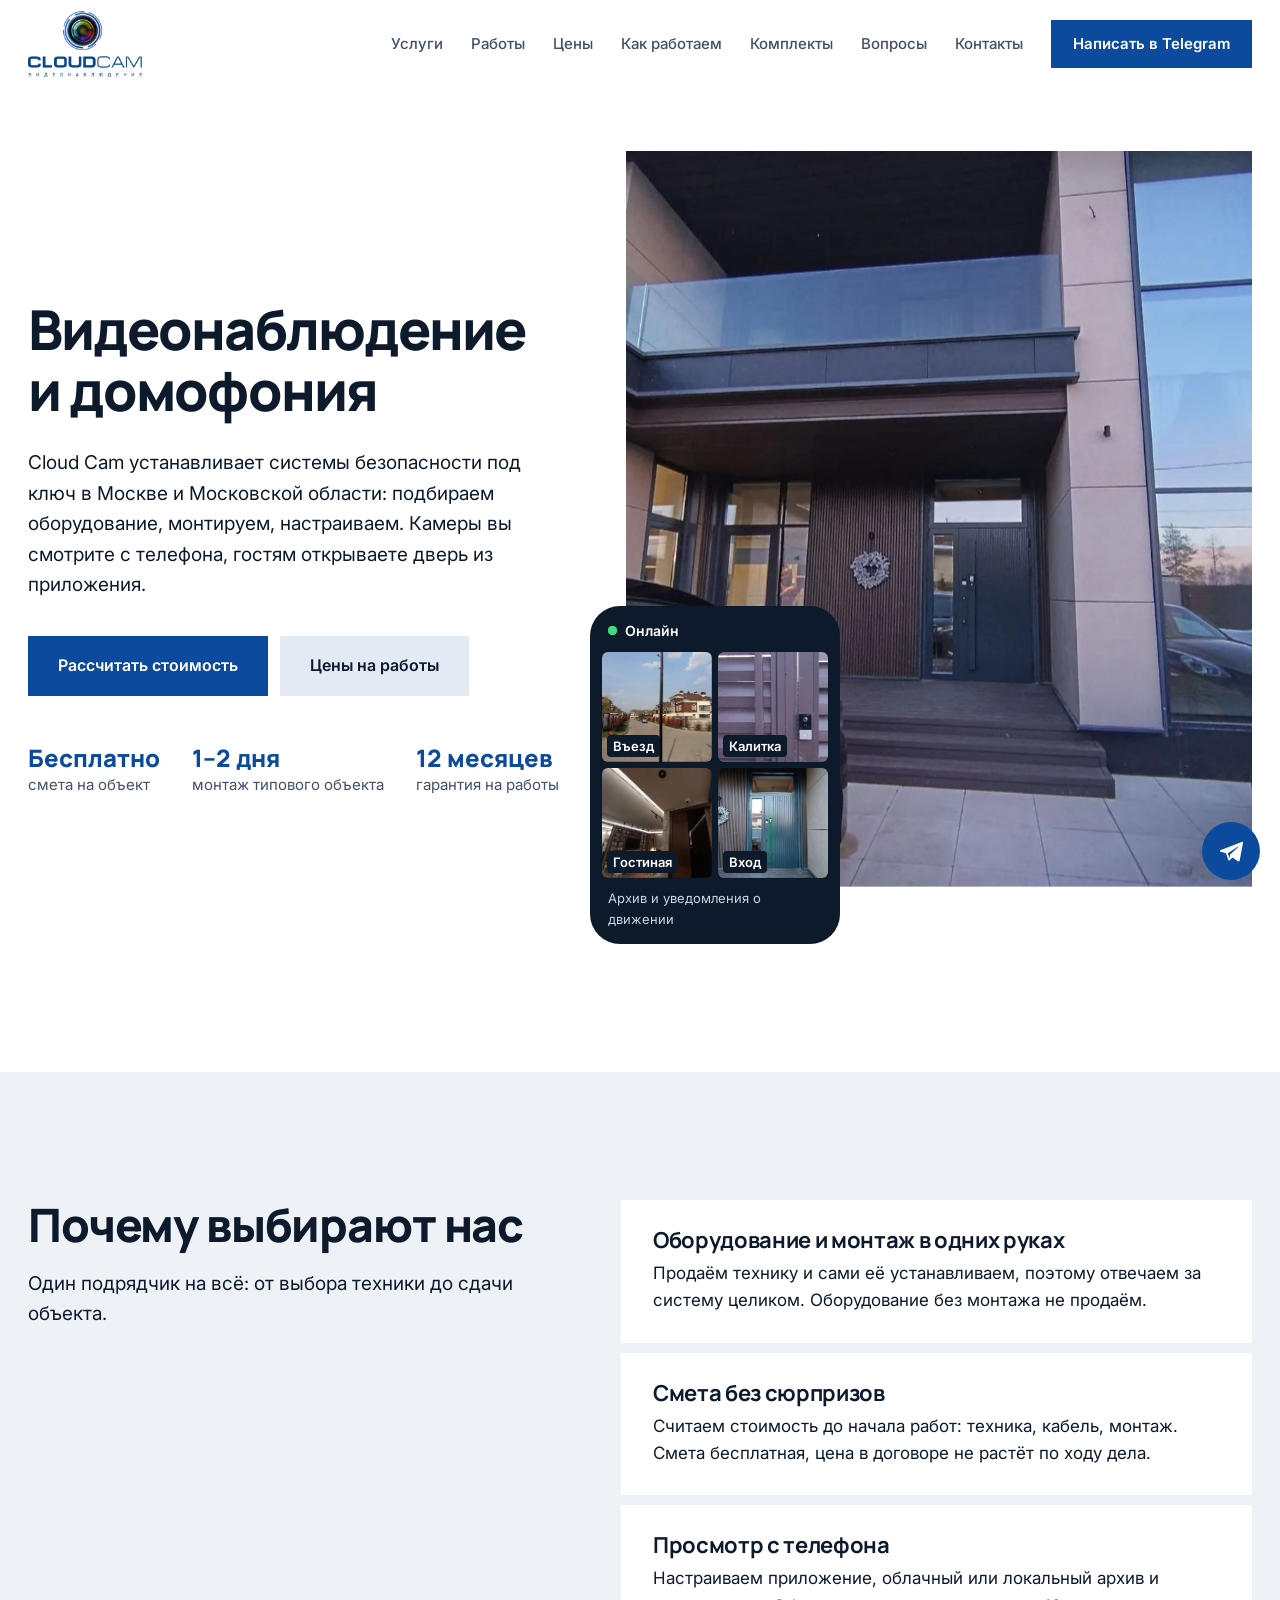
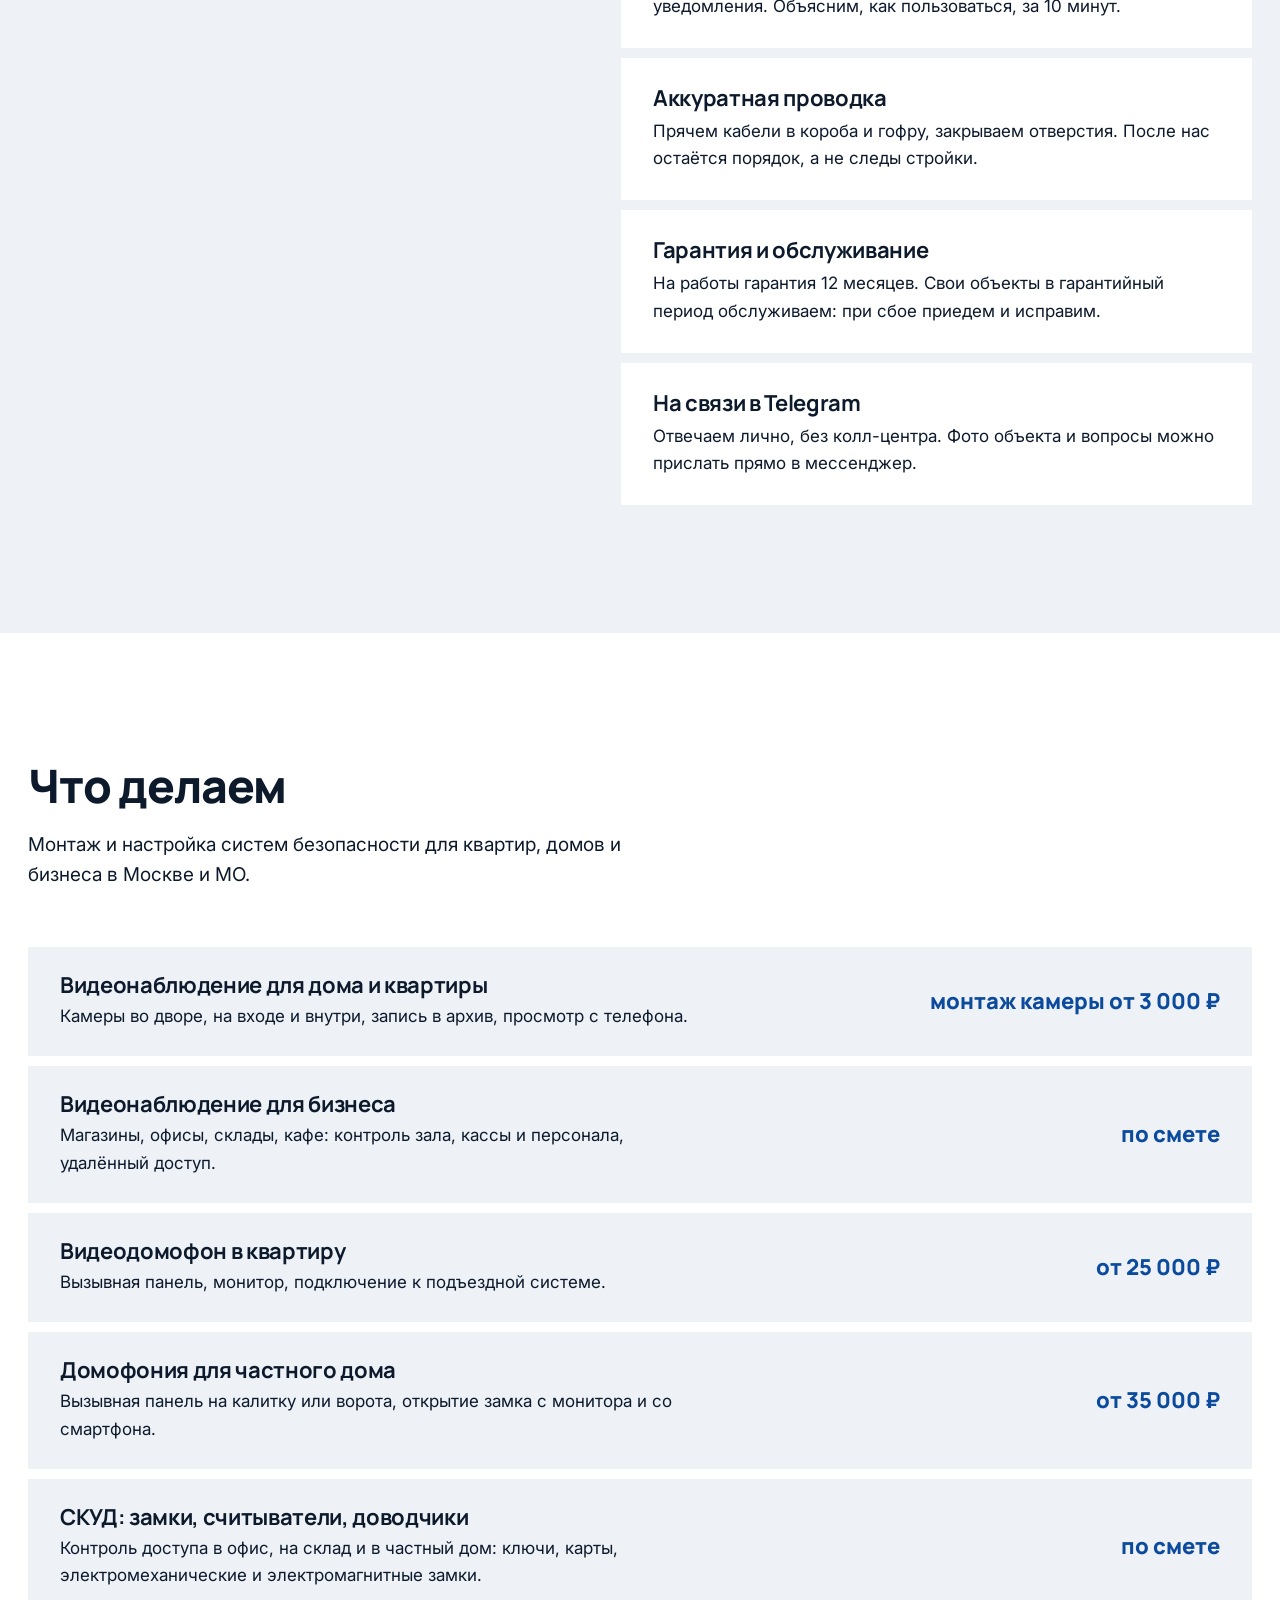
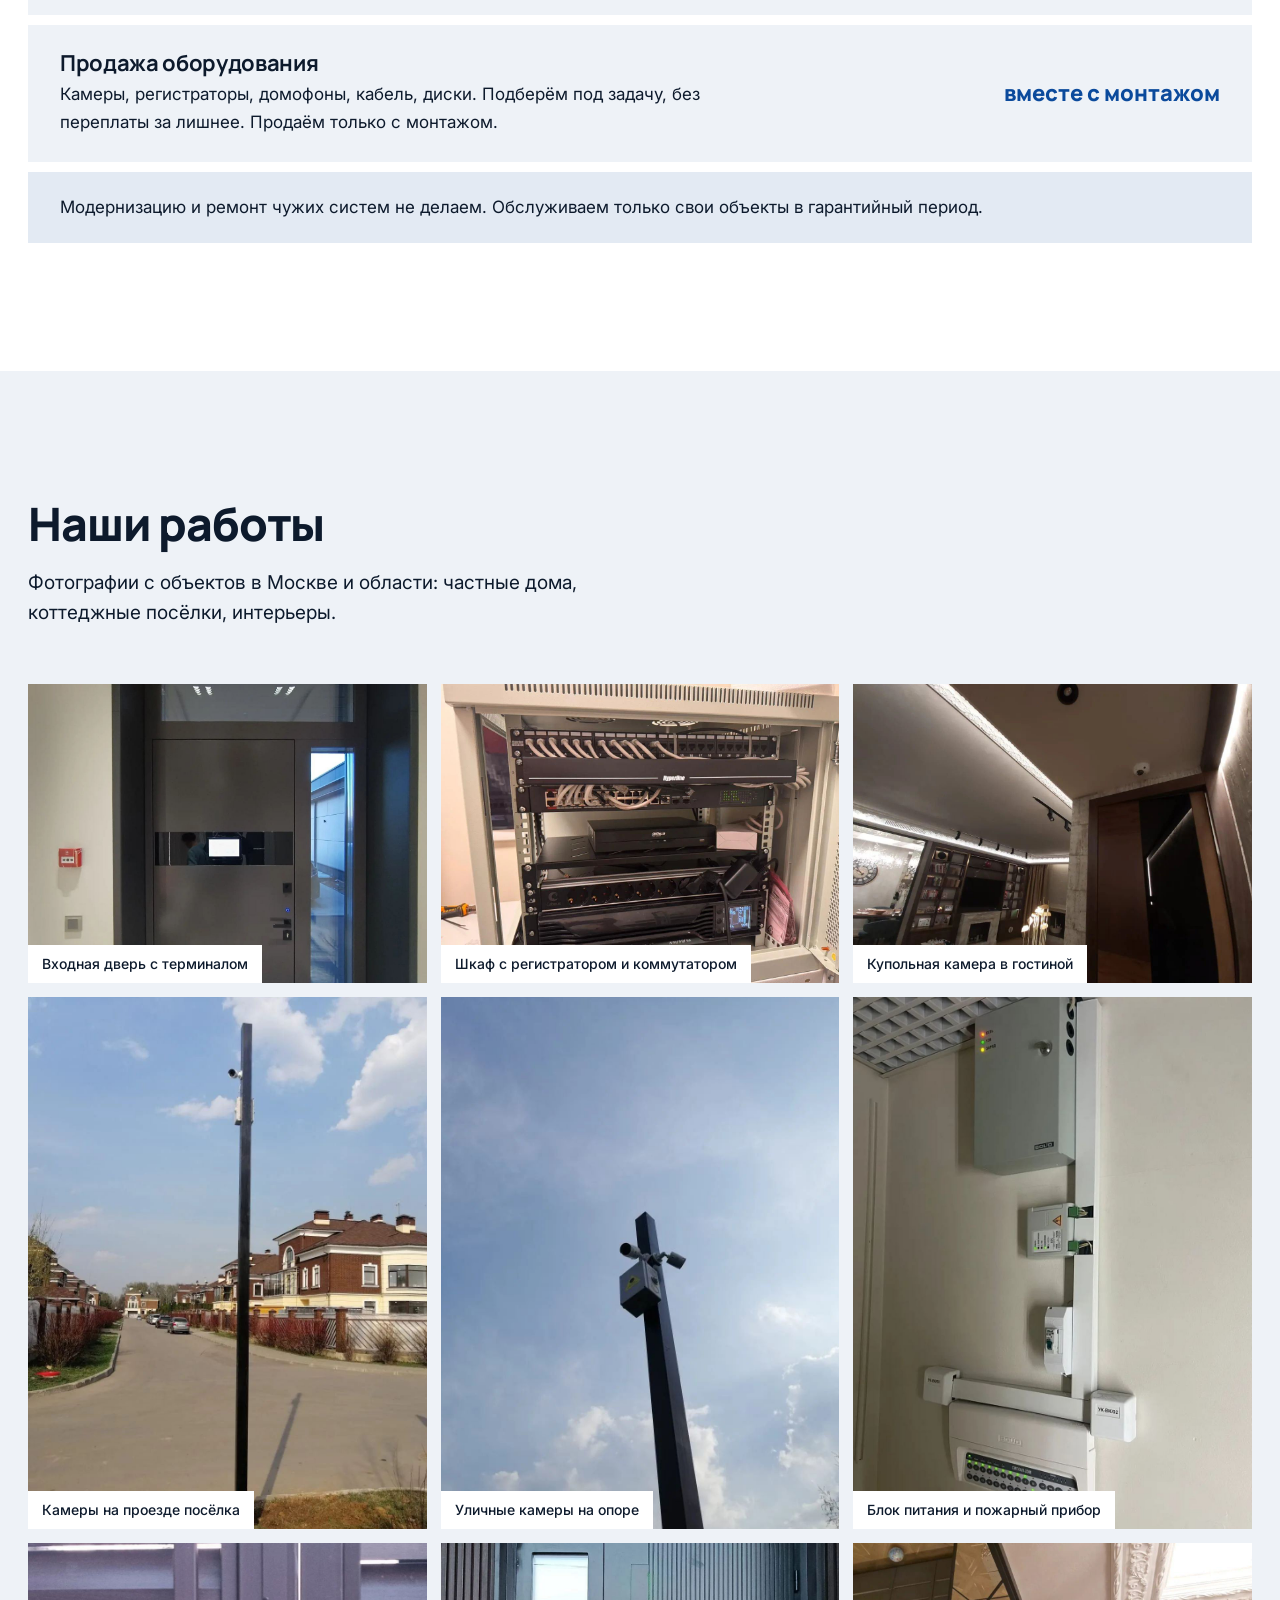
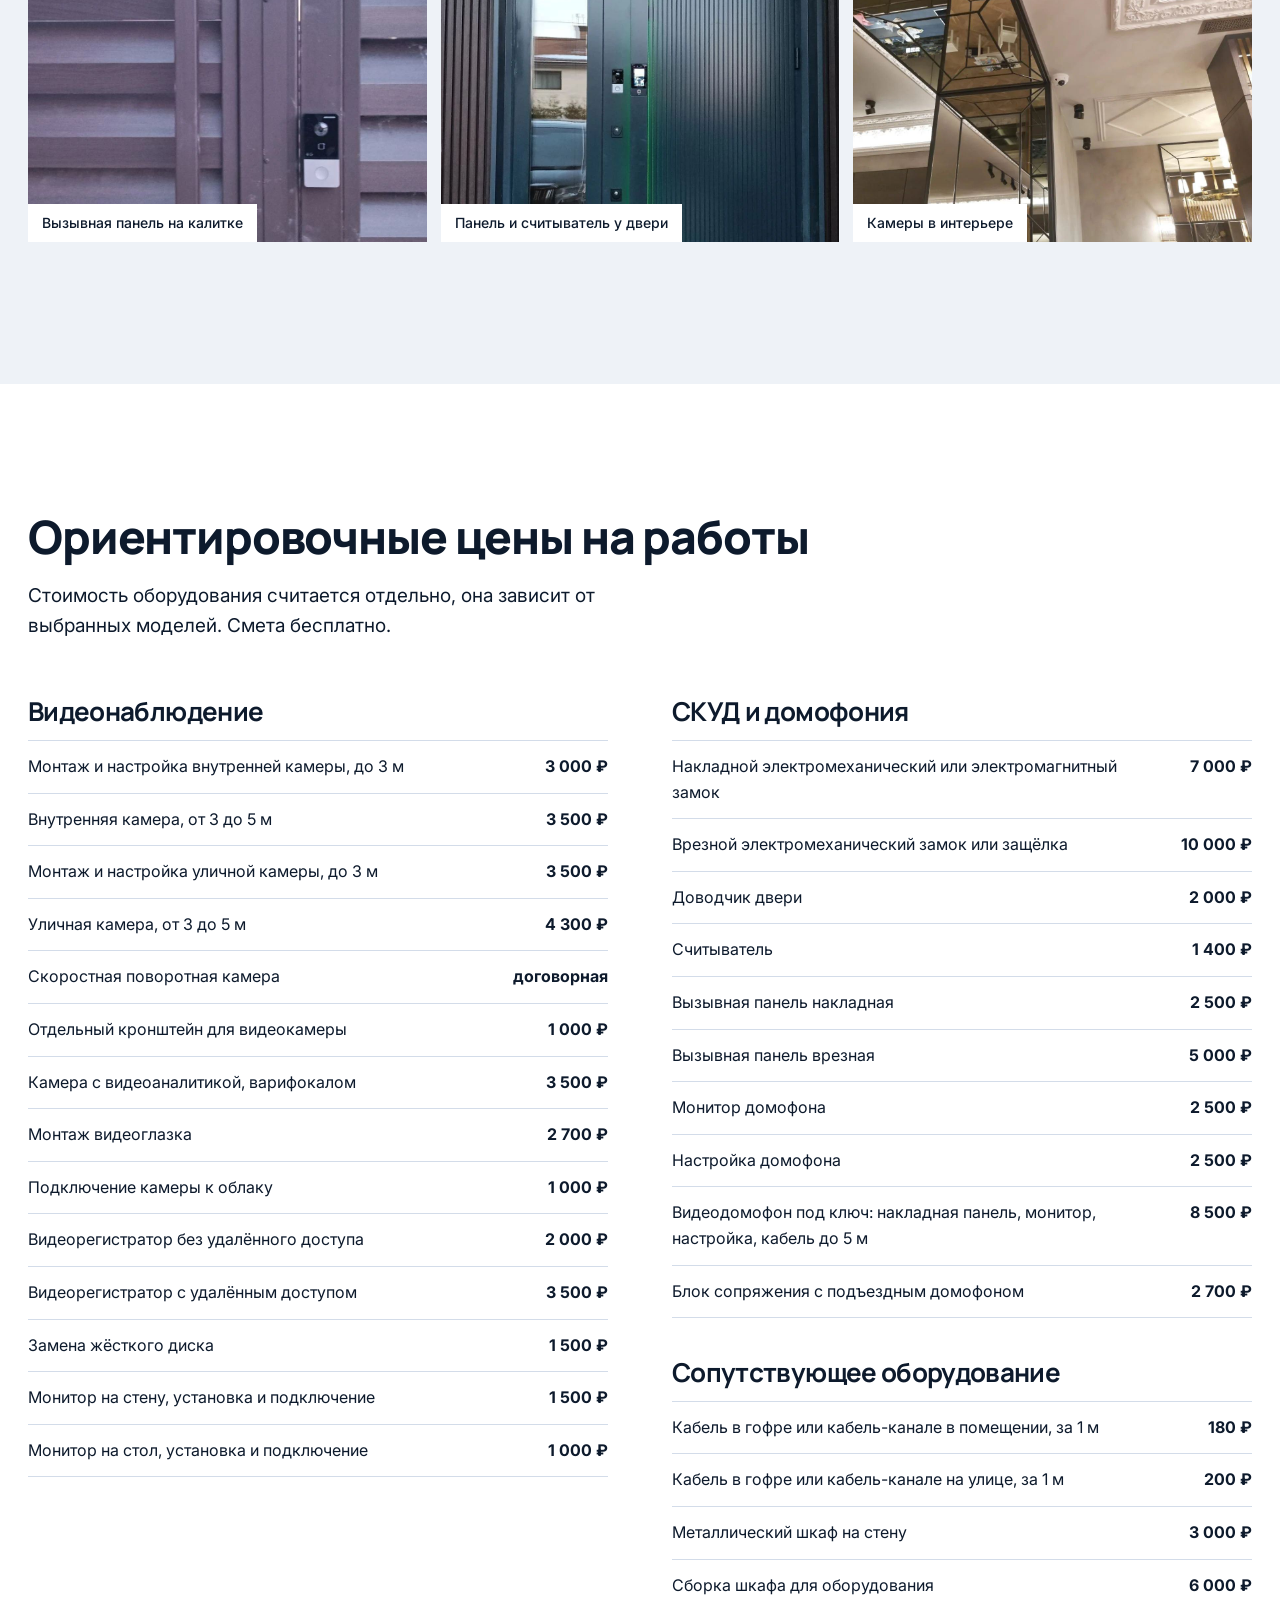
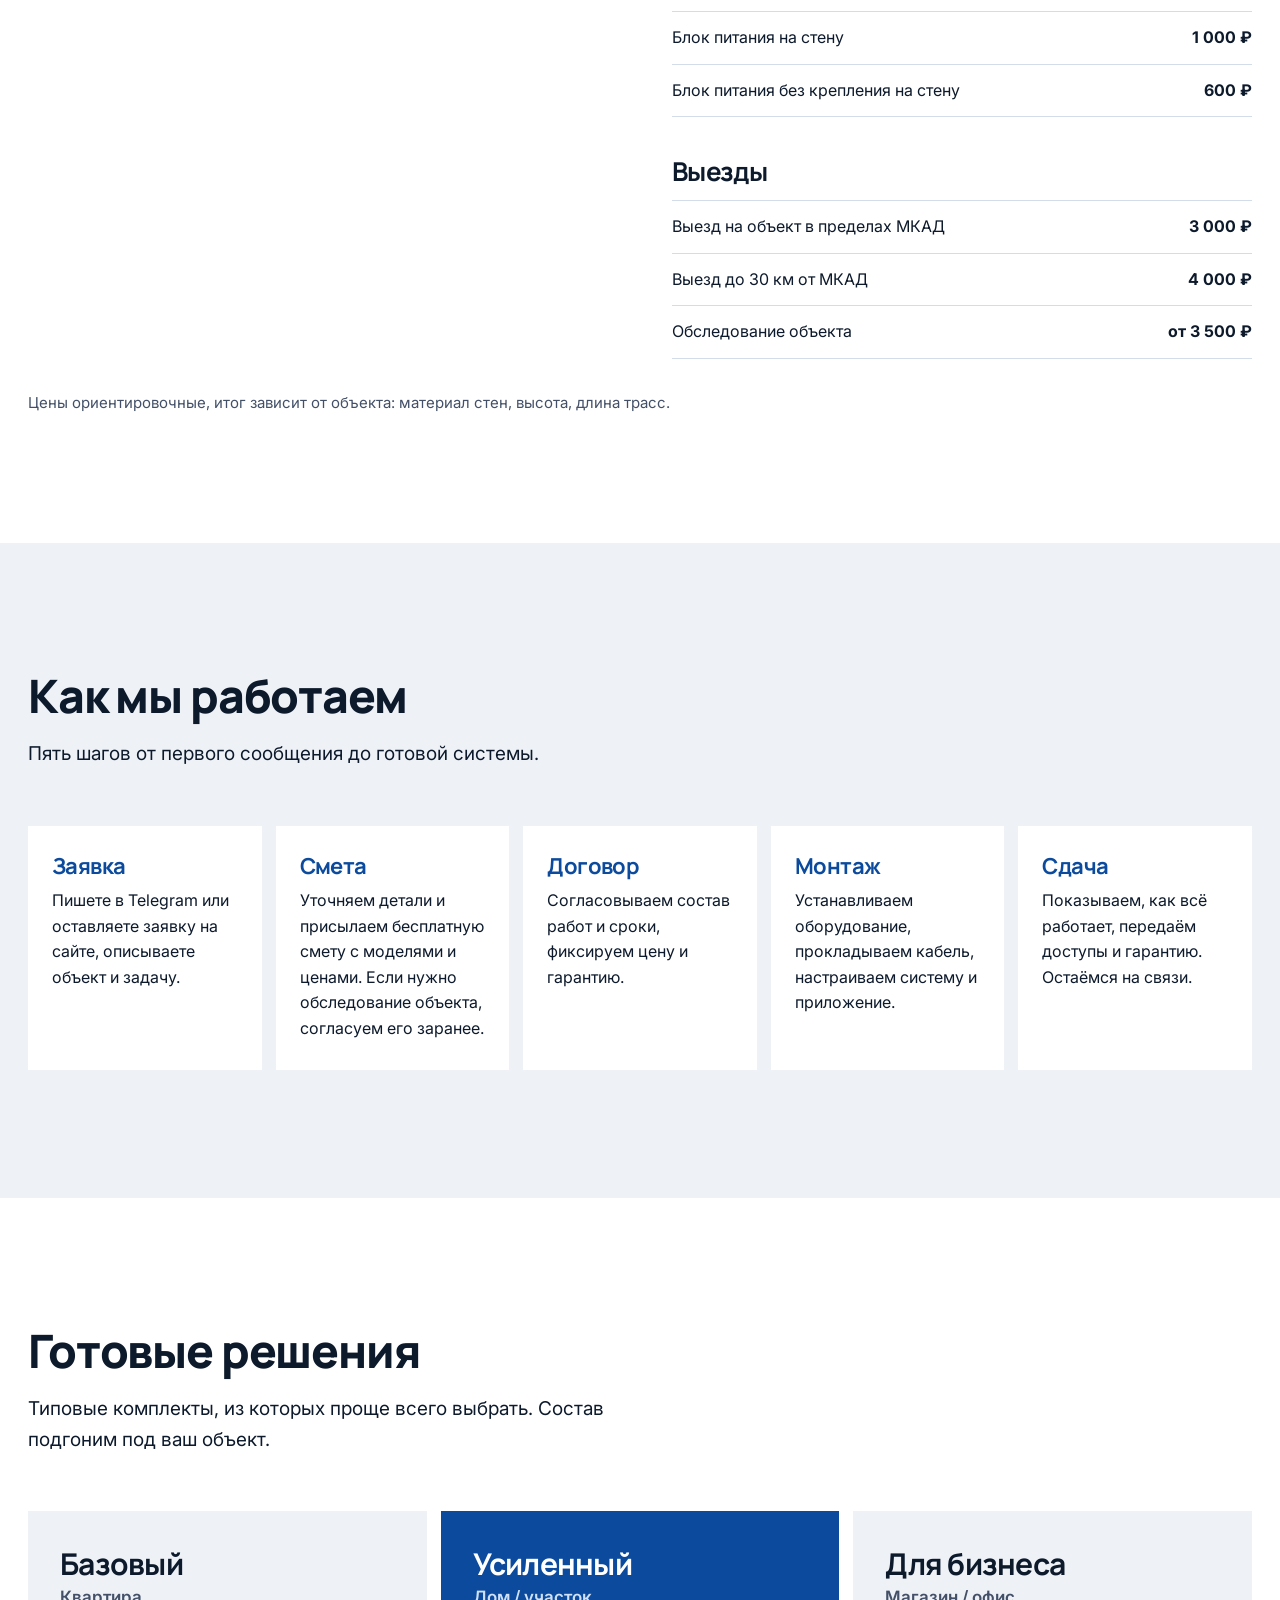
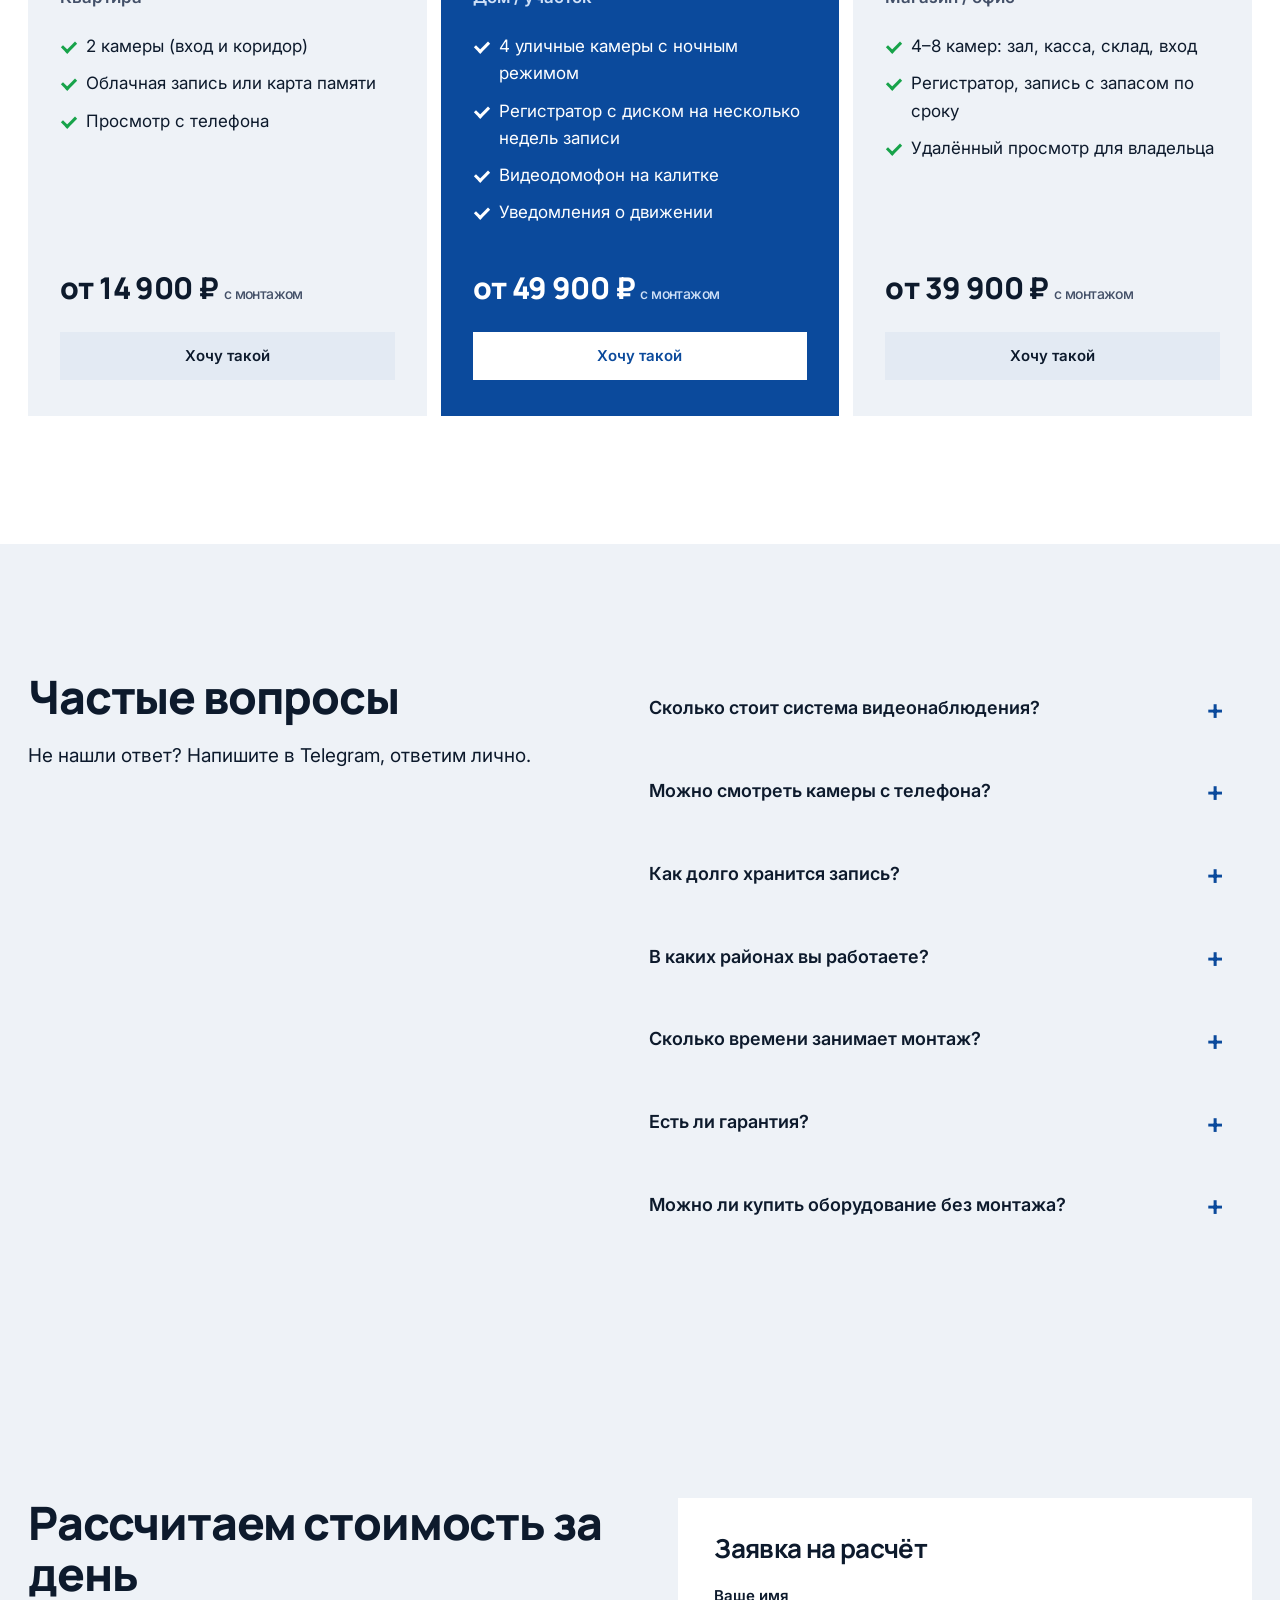
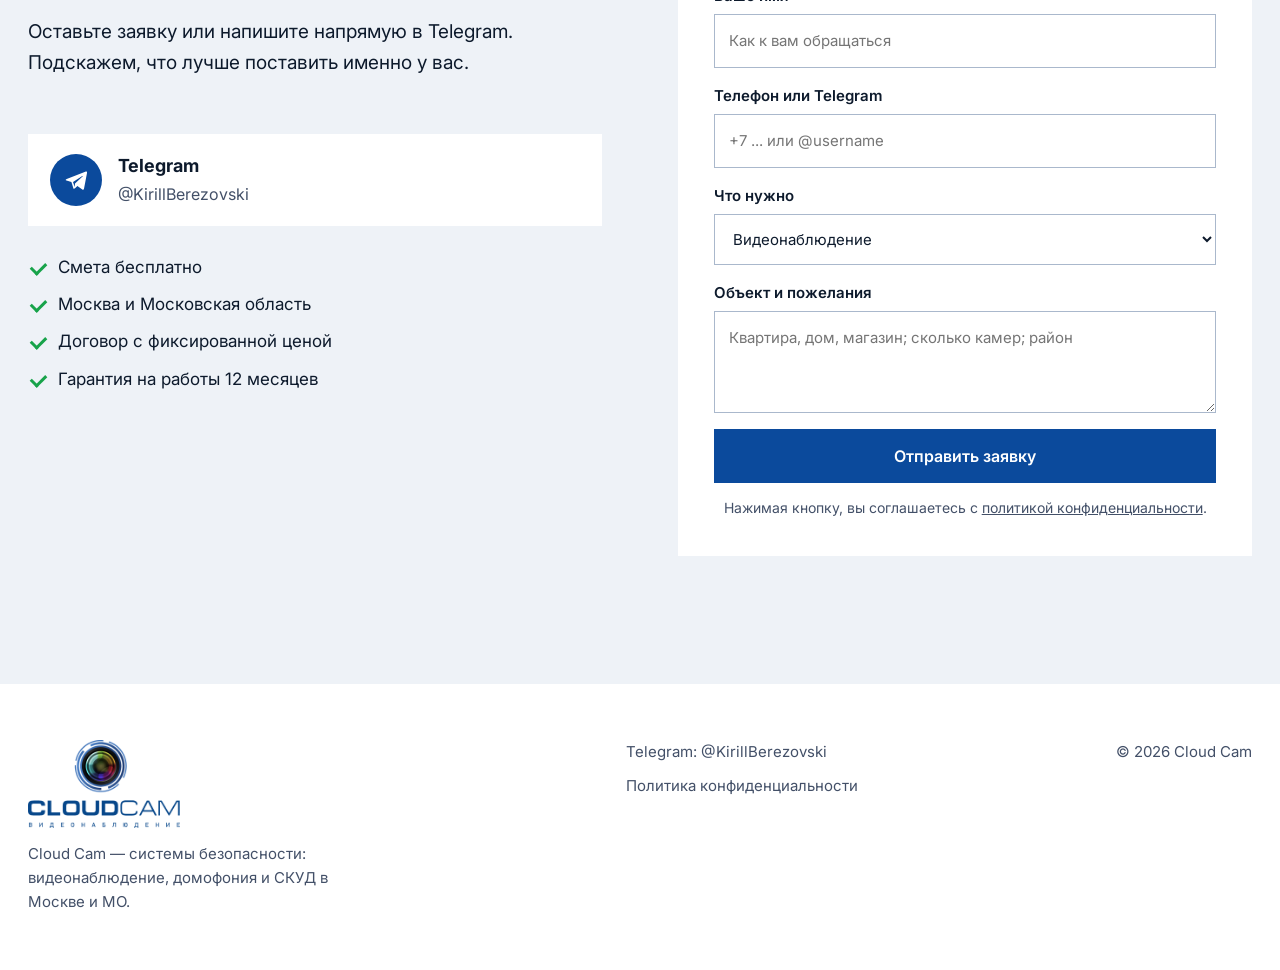
<file: index.html>
<!DOCTYPE html>
<html lang="ru">
<head>
<meta charset="UTF-8">
<meta name="viewport" content="width=device-width, initial-scale=1">
<title>Cloud Cam — видеонаблюдение и домофония в Москве и МО</title>
<meta name="description" content="Cloud Cam, системы безопасности: монтаж видеонаблюдения, видеодомофонов и СКУД в Москве и Московской области. Смета бесплатно, гарантия 12 месяцев.">
<meta property="og:title" content="Cloud Cam — системы безопасности">
<meta property="og:description" content="Видеонаблюдение, видеодомофоны и СКУД под ключ в Москве и МО. Просмотр с телефона, смета бесплатно.">
<meta property="og:type" content="website">
<meta property="og:image" content="img/house.jpg">
<link rel="icon" type="image/png" href="img/favicon.png">
<link rel="preconnect" href="https://fonts.googleapis.com">
<link rel="preconnect" href="https://fonts.gstatic.com" crossorigin>
<link href="https://fonts.googleapis.com/css2?family=Inter:wght@400;500;600&family=Manrope:wght@600;700;800&display=swap" rel="stylesheet">
<link rel="stylesheet" href="styles.css">
</head>
<body>

<header class="header" id="header">
  <div class="container header__inner">
    <a href="#top" class="logo" aria-label="Cloud Cam — на главную">
      <img src="img/logo.png" alt="Cloud Cam, видеонаблюдение" width="94" height="54">
    </a>
    <nav class="nav" id="nav">
      <a href="#services">Услуги</a>
      <a href="#works">Работы</a>
      <a href="#prices">Цены</a>
      <a href="#process">Как работаем</a>
      <a href="#kits">Комплекты</a>
      <a href="#faq">Вопросы</a>
      <a href="#contact">Контакты</a>
    </nav>
    <a href="https://t.me/KirillBerezovski" class="btn btn--primary header__cta" target="_blank" rel="noopener">Написать в Telegram</a>
    <button class="burger" id="burger" aria-label="Меню" aria-expanded="false"><span></span><span></span><span></span></button>
  </div>
</header>

<main id="top">

<section class="hero">
  <div class="container hero__grid">
    <div class="hero__text">
      <h1>Видеонаблюдение и домофония</h1>
      <p class="lead">Cloud Cam устанавливает системы безопасности под ключ в Москве и Московской области: подбираем оборудование, монтируем, настраиваем. Камеры вы смотрите с телефона, гостям открываете дверь из приложения.</p>
      <div class="hero__cta">
        <a href="#contact" class="btn btn--primary btn--lg">Рассчитать стоимость</a>
        <a href="#prices" class="btn btn--soft btn--lg">Цены на работы</a>
      </div>
      <dl class="hero__stats">
        <div><dt>Бесплатно</dt><dd>смета на объект</dd></div>
        <div><dt>1–2 дня</dt><dd>монтаж типового объекта</dd></div>
        <div><dt>12 месяцев</dt><dd>гарантия на работы</dd></div>
      </dl>
    </div>
    <div class="hero__visual">
      <img class="hero__photo" src="img/house.jpg" alt="Загородный дом с камерами видеонаблюдения на входной группе" width="1400" height="1050" fetchpriority="high">
      <div class="phone" aria-label="Пример экрана приложения с камерами">
        <div class="phone__bar"><span class="live"></span>Онлайн</div>
        <div class="phone__grid">
          <figure><img src="img/street.jpg" alt="" loading="lazy"><figcaption>Въезд</figcaption></figure>
          <figure><img src="img/gate.jpg" alt="" loading="lazy"><figcaption>Калитка</figcaption></figure>
          <figure><img src="img/dome.jpg" alt="" loading="lazy"><figcaption>Гостиная</figcaption></figure>
          <figure><img src="img/door.jpg" alt="" loading="lazy"><figcaption>Вход</figcaption></figure>
        </div>
        <div class="phone__foot">Архив и уведомления о движении</div>
      </div>
    </div>
  </div>
</section>

<section class="section section--alt" id="advantages">
  <div class="container split">
    <div class="split__head">
      <h2 class="section__title">Почему выбирают нас</h2>
      <p class="section__sub">Один подрядчик на всё: от выбора техники до сдачи объекта.</p>
    </div>
    <ul class="why">
      <li><h3>Оборудование и монтаж в одних руках</h3><p>Продаём технику и сами её устанавливаем, поэтому отвечаем за систему целиком. Оборудование без монтажа не продаём.</p></li>
      <li><h3>Смета без сюрпризов</h3><p>Считаем стоимость до начала работ: техника, кабель, монтаж. Смета бесплатная, цена в договоре не растёт по ходу дела.</p></li>
      <li><h3>Просмотр с телефона</h3><p>Настраиваем приложение, облачный или локальный архив и уведомления. Объясним, как пользоваться, за 10 минут.</p></li>
      <li><h3>Аккуратная проводка</h3><p>Прячем кабели в короба и гофру, закрываем отверстия. После нас остаётся порядок, а не следы стройки.</p></li>
      <li><h3>Гарантия и обслуживание</h3><p>На работы гарантия 12 месяцев. Свои объекты в гарантийный период обслуживаем: при сбое приедем и исправим.</p></li>
      <li><h3>На связи в Telegram</h3><p>Отвечаем лично, без колл-центра. Фото объекта и вопросы можно прислать прямо в мессенджер.</p></li>
    </ul>
  </div>
</section>

<section class="section" id="services">
  <div class="container">
    <h2 class="section__title">Что делаем</h2>
    <p class="section__sub">Монтаж и настройка систем безопасности для квартир, домов и бизнеса в Москве и МО.</p>
    <ul class="srv-list">
      <li class="srv"><div><h3>Видеонаблюдение для дома и квартиры</h3><p>Камеры во дворе, на входе и внутри, запись в архив, просмотр с телефона.</p></div><div class="srv__price">монтаж камеры от 3 000 ₽</div></li>
      <li class="srv"><div><h3>Видеонаблюдение для бизнеса</h3><p>Магазины, офисы, склады, кафе: контроль зала, кассы и персонала, удалённый доступ.</p></div><div class="srv__price">по смете</div></li>
      <li class="srv"><div><h3>Видеодомофон в квартиру</h3><p>Вызывная панель, монитор, подключение к подъездной системе.</p></div><div class="srv__price">от 25 000 ₽</div></li>
      <li class="srv"><div><h3>Домофония для частного дома</h3><p>Вызывная панель на калитку или ворота, открытие замка с монитора и со смартфона.</p></div><div class="srv__price">от 35 000 ₽</div></li>
      <li class="srv"><div><h3>СКУД: замки, считыватели, доводчики</h3><p>Контроль доступа в офис, на склад и в частный дом: ключи, карты, электромеханические и электромагнитные замки.</p></div><div class="srv__price">по смете</div></li>
      <li class="srv"><div><h3>Продажа оборудования</h3><p>Камеры, регистраторы, домофоны, кабель, диски. Подберём под задачу, без переплаты за лишнее. Продаём только с монтажом.</p></div><div class="srv__price">вместе с монтажом</div></li>
    </ul>
    <p class="note note--wide">Модернизацию и ремонт чужих систем не делаем. Обслуживаем только свои объекты в гарантийный период.</p>
  </div>
</section>

<section class="section section--alt" id="works">
  <div class="container">
    <h2 class="section__title">Наши работы</h2>
    <p class="section__sub">Фотографии с объектов в Москве и области: частные дома, коттеджные посёлки, интерьеры.</p>
    <div class="gallery">
      <figure><img src="img/entry.jpg" alt="Входная дверь с терминалом доступа" loading="lazy"><figcaption>Входная дверь с терминалом</figcaption></figure>
      <figure><img src="img/street.jpg" alt="Камеры на столбе у проезда в коттеджном посёлке" loading="lazy"><figcaption>Камеры на проезде посёлка</figcaption></figure>
      <figure><img src="img/gate.jpg" alt="Видеопанель вызова на калитке частного дома" loading="lazy"><figcaption>Вызывная панель на калитке</figcaption></figure>
      <figure><img src="img/rack.jpg" alt="Монтажный шкаф с регистратором и коммутатором" loading="lazy"><figcaption>Шкаф с регистратором и коммутатором</figcaption></figure>
      <figure><img src="img/pole.jpg" alt="Две камеры на столбе на фоне неба" loading="lazy"><figcaption>Уличные камеры на опоре</figcaption></figure>
      <figure><img src="img/panel.jpg" alt="Вызывная панель и считыватель на входной двери" loading="lazy"><figcaption>Панель и считыватель у двери</figcaption></figure>
      <figure><img src="img/dome.jpg" alt="Купольная камера под потолком гостиной" loading="lazy"><figcaption>Купольная камера в гостиной</figcaption></figure>
      <figure><img src="img/cabinet.jpg" alt="Блок питания и пожарный прибор на стене" loading="lazy"><figcaption>Блок питания и пожарный прибор</figcaption></figure>
      <figure><img src="img/mirror.jpg" alt="Купольные камеры в интерьере с зеркальными вставками" loading="lazy"><figcaption>Камеры в интерьере</figcaption></figure>
    </div>
  </div>
</section>

<section class="section" id="prices">
  <div class="container">
    <h2 class="section__title">Ориентировочные цены на работы</h2>
    <p class="section__sub">Стоимость оборудования считается отдельно, она зависит от выбранных моделей. Смета бесплатно.</p>
    <div class="prices">
      <div class="price-group">
        <h3>Видеонаблюдение</h3>
        <table class="price-table">
          <tbody>
            <tr><td>Монтаж и настройка внутренней камеры, до 3 м</td><td>3 000 ₽</td></tr>
            <tr><td>Внутренняя камера, от 3 до 5 м</td><td>3 500 ₽</td></tr>
            <tr><td>Монтаж и настройка уличной камеры, до 3 м</td><td>3 500 ₽</td></tr>
            <tr><td>Уличная камера, от 3 до 5 м</td><td>4 300 ₽</td></tr>
            <tr><td>Скоростная поворотная камера</td><td>договорная</td></tr>
            <tr><td>Отдельный кронштейн для видеокамеры</td><td>1 000 ₽</td></tr>
            <tr><td>Камера с видеоаналитикой, варифокалом</td><td>3 500 ₽</td></tr>
            <tr><td>Монтаж видеоглазка</td><td>2 700 ₽</td></tr>
            <tr><td>Подключение камеры к облаку</td><td>1 000 ₽</td></tr>
            <tr><td>Видеорегистратор без удалённого доступа</td><td>2 000 ₽</td></tr>
            <tr><td>Видеорегистратор с удалённым доступом</td><td>3 500 ₽</td></tr>
            <tr><td>Замена жёсткого диска</td><td>1 500 ₽</td></tr>
            <tr><td>Монитор на стену, установка и подключение</td><td>1 500 ₽</td></tr>
            <tr><td>Монитор на стол, установка и подключение</td><td>1 000 ₽</td></tr>
          </tbody>
        </table>
      </div>
      <div class="price-col">
        <div class="price-group">
          <h3>СКУД и домофония</h3>
          <table class="price-table">
            <tbody>
              <tr><td>Накладной электромеханический или электромагнитный замок</td><td>7 000 ₽</td></tr>
              <tr><td>Врезной электромеханический замок или защёлка</td><td>10 000 ₽</td></tr>
              <tr><td>Доводчик двери</td><td>2 000 ₽</td></tr>
              <tr><td>Считыватель</td><td>1 400 ₽</td></tr>
              <tr><td>Вызывная панель накладная</td><td>2 500 ₽</td></tr>
              <tr><td>Вызывная панель врезная</td><td>5 000 ₽</td></tr>
              <tr><td>Монитор домофона</td><td>2 500 ₽</td></tr>
              <tr><td>Настройка домофона</td><td>2 500 ₽</td></tr>
              <tr><td>Видеодомофон под ключ: накладная панель, монитор, настройка, кабель до 5 м</td><td>8 500 ₽</td></tr>
              <tr><td>Блок сопряжения с подъездным домофоном</td><td>2 700 ₽</td></tr>
            </tbody>
          </table>
        </div>
        <div class="price-group">
          <h3>Сопутствующее оборудование</h3>
          <table class="price-table">
            <tbody>
              <tr><td>Кабель в гофре или кабель-канале в помещении, за 1 м</td><td>180 ₽</td></tr>
              <tr><td>Кабель в гофре или кабель-канале на улице, за 1 м</td><td>200 ₽</td></tr>
              <tr><td>Металлический шкаф на стену</td><td>3 000 ₽</td></tr>
              <tr><td>Сборка шкафа для оборудования</td><td>6 000 ₽</td></tr>
              <tr><td>Блок питания на стену</td><td>1 000 ₽</td></tr>
              <tr><td>Блок питания без крепления на стену</td><td>600 ₽</td></tr>
            </tbody>
          </table>
        </div>
        <div class="price-group">
          <h3>Выезды</h3>
          <table class="price-table">
            <tbody>
              <tr><td>Выезд на объект в пределах МКАД</td><td>3 000 ₽</td></tr>
              <tr><td>Выезд до 30 км от МКАД</td><td>4 000 ₽</td></tr>
              <tr><td>Обследование объекта</td><td>от 3 500 ₽</td></tr>
            </tbody>
          </table>
        </div>
      </div>
    </div>
    <p class="note">Цены ориентировочные, итог зависит от объекта: материал стен, высота, длина трасс.</p>
  </div>
</section>

<section class="section section--alt" id="process">
  <div class="container">
    <h2 class="section__title">Как мы работаем</h2>
    <p class="section__sub">Пять шагов от первого сообщения до готовой системы.</p>
    <ol class="steps">
      <li class="step"><h3>Заявка</h3><p>Пишете в Telegram или оставляете заявку на сайте, описываете объект и задачу.</p></li>
      <li class="step"><h3>Смета</h3><p>Уточняем детали и присылаем бесплатную смету с моделями и ценами. Если нужно обследование объекта, согласуем его заранее.</p></li>
      <li class="step"><h3>Договор</h3><p>Согласовываем состав работ и сроки, фиксируем цену и гарантию.</p></li>
      <li class="step"><h3>Монтаж</h3><p>Устанавливаем оборудование, прокладываем кабель, настраиваем систему и приложение.</p></li>
      <li class="step"><h3>Сдача</h3><p>Показываем, как всё работает, передаём доступы и гарантию. Остаёмся на связи.</p></li>
    </ol>
  </div>
</section>

<section class="section" id="kits">
  <div class="container">
    <h2 class="section__title">Готовые решения</h2>
    <p class="section__sub">Типовые комплекты, из которых проще всего выбрать. Состав подгоним под ваш объект.</p>
    <div class="kits">
      <article class="kit">
        <h3>Базовый</h3>
        <p class="kit__for">Квартира</p>
        <ul>
          <li>2 камеры (вход и коридор)</li>
          <li>Облачная запись или карта памяти</li>
          <li>Просмотр с телефона</li>
        </ul>
        <div class="kit__price">от 14 900 ₽ <small>с монтажом</small></div>
        <a href="#contact" class="btn btn--soft">Хочу такой</a>
      </article>
      <article class="kit kit--hot">
        <h3>Усиленный</h3>
        <p class="kit__for">Дом / участок</p>
        <ul>
          <li>4 уличные камеры с ночным режимом</li>
          <li>Регистратор с диском на несколько недель записи</li>
          <li>Видеодомофон на калитке</li>
          <li>Уведомления о движении</li>
        </ul>
        <div class="kit__price">от 49 900 ₽ <small>с монтажом</small></div>
        <a href="#contact" class="btn btn--primary">Хочу такой</a>
      </article>
      <article class="kit">
        <h3>Для бизнеса</h3>
        <p class="kit__for">Магазин / офис</p>
        <ul>
          <li>4–8 камер: зал, касса, склад, вход</li>
          <li>Регистратор, запись с запасом по сроку</li>
          <li>Удалённый просмотр для владельца</li>
        </ul>
        <div class="kit__price">от 39 900 ₽ <small>с монтажом</small></div>
        <a href="#contact" class="btn btn--soft">Хочу такой</a>
      </article>
    </div>
  </div>
</section>

<section class="section section--alt" id="faq">
  <div class="container split">
    <div class="split__head">
      <h2 class="section__title">Частые вопросы</h2>
      <p class="section__sub">Не нашли ответ? Напишите в Telegram, ответим лично.</p>
    </div>
    <div class="faq">
      <details class="faq__item"><summary>Сколько стоит система видеонаблюдения?</summary><p>Зависит от числа камер, качества картинки и объекта. Монтаж одной камеры начинается от 3 000 ₽, цены на все работы выше. Оборудование считаем отдельно по выбранным моделям. Смета бесплатная.</p></details>
      <details class="faq__item"><summary>Можно смотреть камеры с телефона?</summary><p>Да. Настраиваем приложение для iPhone и Android, вы видите картинку в реальном времени и можете открыть архив из любой точки, где есть интернет.</p></details>
      <details class="faq__item"><summary>Как долго хранится запись?</summary><p>Срок зависит от объёма диска и числа камер. Подбираем так, чтобы архив хранился столько, сколько вам нужно: от недели до нескольких месяцев.</p></details>
      <details class="faq__item"><summary>В каких районах вы работаете?</summary><p>Москва и Московская область. Выезд в пределах МКАД стоит 3 000 ₽, до 30 км от МКАД — 4 000 ₽.</p></details>
      <details class="faq__item"><summary>Сколько времени занимает монтаж?</summary><p>Квартира или небольшой офис обычно занимают один день, дом с участком или магазин с несколькими зонами один-два дня. Сроки фиксируем в договоре.</p></details>
      <details class="faq__item"><summary>Есть ли гарантия?</summary><p>На монтажные работы даём гарантию 12 месяцев, на оборудование действует гарантия производителя. В гарантийный период обслуживаем свои объекты: при сбое приедем и разберёмся.</p></details>
      <details class="faq__item"><summary>Можно ли купить оборудование без монтажа?</summary><p>Нет. Оборудование продаём только вместе с монтажом: так мы отвечаем за работу системы целиком и даём на неё гарантию.</p></details>
    </div>
  </div>
</section>

<section class="section section--alt" id="contact">
  <div class="container contact__grid">
    <div class="contact__info">
      <h2 class="section__title">Рассчитаем стоимость за день</h2>
      <p class="section__sub">Оставьте заявку или напишите напрямую в Telegram. Подскажем, что лучше поставить именно у вас.</p>
      <a href="https://t.me/KirillBerezovski" class="contact-card" target="_blank" rel="noopener">
        <span class="contact-card__ico"><svg width="24" height="24" viewBox="0 0 24 24" fill="currentColor" aria-hidden="true"><path d="M21.9 3.6 2.7 11c-1.3.5-1.3 1.3-.2 1.6l4.9 1.5 1.9 5.8c.2.6.1.8.7.8.5 0 .7-.2 1-.5l2.4-2.3 4.9 3.6c.9.5 1.5.2 1.7-.8L23 5c.3-1.3-.5-1.9-1.1-1.4ZM9 14l9.3-5.9c.4-.3.8-.1.5.2L11 15.4 10.7 19 9 14Z"/></svg></span>
        <span><b>Telegram</b><small>@KirillBerezovski</small></span>
      </a>
      <ul class="checks">
        <li>Смета бесплатно</li>
        <li>Москва и Московская область</li>
        <li>Договор с фиксированной ценой</li>
        <li>Гарантия на работы 12 месяцев</li>
      </ul>
    </div>
    <form class="form" id="leadForm" novalidate>
      <h3>Заявка на расчёт</h3>
      <label>Ваше имя
        <input type="text" name="name" placeholder="Как к вам обращаться" required>
      </label>
      <label>Телефон или Telegram
        <input type="text" name="contact" placeholder="+7 ... или @username" required>
      </label>
      <label>Что нужно
        <select name="service">
          <option>Видеонаблюдение</option>
          <option>Видеодомофон / домофония</option>
          <option>СКУД</option>
          <option>Видеонаблюдение и домофония</option>
        </select>
      </label>
      <label>Объект и пожелания
        <textarea name="comment" rows="3" placeholder="Квартира, дом, магазин; сколько камер; район"></textarea>
      </label>
      <input type="text" name="_gotcha" style="display:none" tabindex="-1" autocomplete="off">
      <button type="submit" class="btn btn--primary btn--lg btn--block">Отправить заявку</button>
      <p class="form__hint">Нажимая кнопку, вы соглашаетесь с <a href="privacy.html">политикой конфиденциальности</a>.</p>
    </form>
  </div>
</section>

</main>

<footer class="footer">
  <div class="container footer__inner">
    <div>
      <a href="#top" class="logo logo--footer" aria-label="Cloud Cam — наверх">
        <img src="img/logo.png" alt="Cloud Cam, видеонаблюдение" width="141" height="81" loading="lazy">
      </a>
      <p>Cloud Cam — системы безопасности: видеонаблюдение, домофония и СКУД в Москве и МО.</p>
    </div>
    <div class="footer__links">
      <a href="https://t.me/KirillBerezovski" target="_blank" rel="noopener">Telegram: @KirillBerezovski</a>
      <a href="privacy.html">Политика конфиденциальности</a>
    </div>
    <div class="footer__copy">&copy; <span id="year">2026</span> Cloud Cam</div>
  </div>
</footer>

<a href="https://t.me/KirillBerezovski" class="fab" target="_blank" rel="noopener" aria-label="Написать в Telegram">
  <svg width="26" height="26" viewBox="0 0 24 24" fill="currentColor" aria-hidden="true"><path d="M21.9 3.6 2.7 11c-1.3.5-1.3 1.3-.2 1.6l4.9 1.5 1.9 5.8c.2.6.1.8.7.8.5 0 .7-.2 1-.5l2.4-2.3 4.9 3.6c.9.5 1.5.2 1.7-.8L23 5c.3-1.3-.5-1.9-1.1-1.4ZM9 14l9.3-5.9c.4-.3.8-.1.5.2L11 15.4 10.7 19 9 14Z"/></svg>
</a>

<script src="script.js"></script>
</body>
</html>
</file>
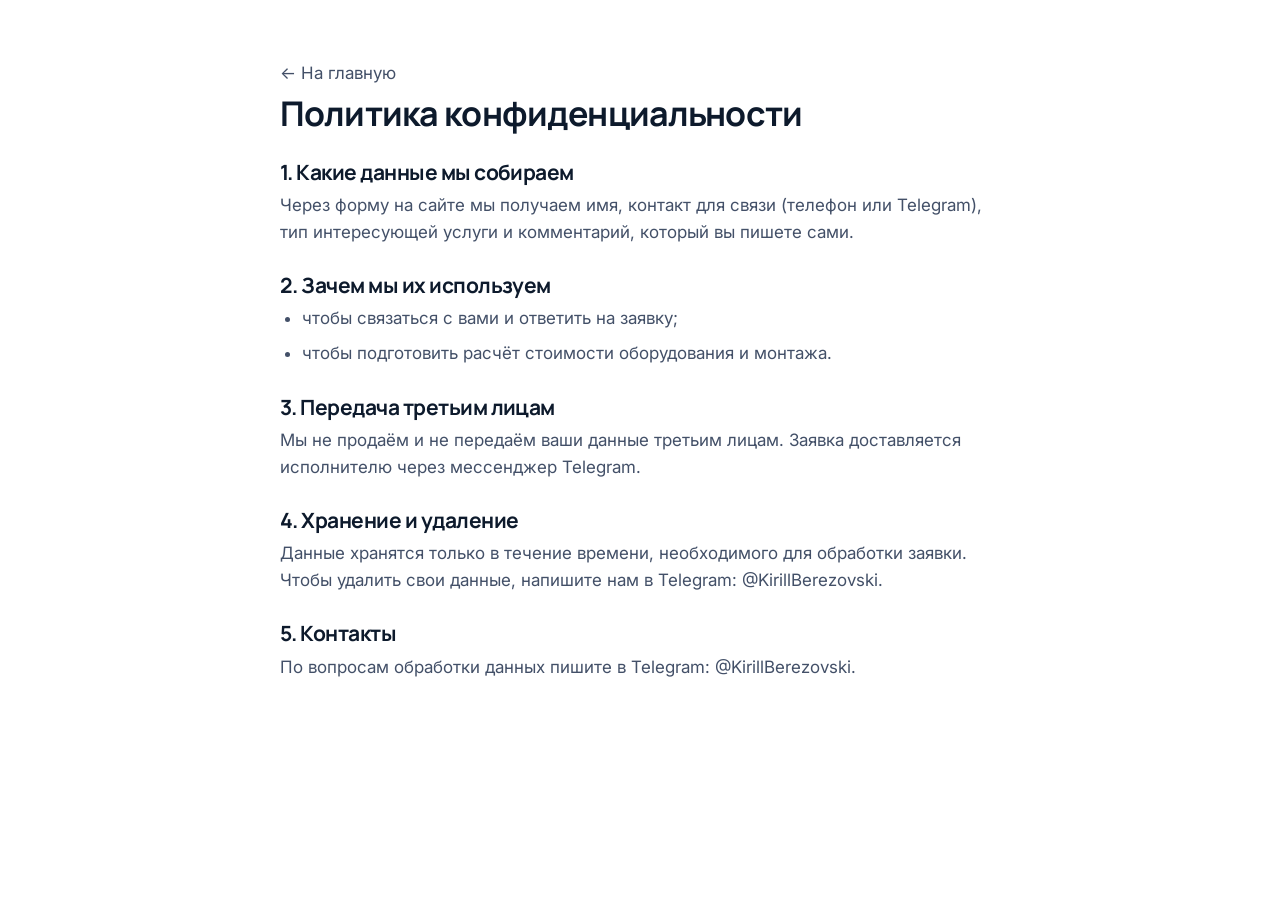
<file: privacy.html>
<!DOCTYPE html>
<html lang="ru">
<head>
<meta charset="UTF-8">
<meta name="viewport" content="width=device-width, initial-scale=1">
<title>Политика конфиденциальности</title>
<link href="https://fonts.googleapis.com/css2?family=Inter:wght@400;600&family=Manrope:wght@700;800&display=swap" rel="stylesheet">
<link rel="stylesheet" href="styles.css">
</head>
<body>
<div class="doc">
  <p><a href="index.html">&larr; На главную</a></p>
  <h1>Политика конфиденциальности</h1>
  <h2>1. Какие данные мы собираем</h2>
  <p>Через форму на сайте мы получаем имя, контакт для связи (телефон или Telegram), тип интересующей услуги и комментарий, который вы пишете сами.</p>
  <h2>2. Зачем мы их используем</h2>
  <ul>
    <li>чтобы связаться с вами и ответить на заявку;</li>
    <li>чтобы подготовить расчёт стоимости оборудования и монтажа.</li>
  </ul>
  <h2>3. Передача третьим лицам</h2>
  <p>Мы не продаём и не передаём ваши данные третьим лицам. Заявка доставляется исполнителю через мессенджер Telegram.</p>
  <h2>4. Хранение и удаление</h2>
  <p>Данные хранятся только в течение времени, необходимого для обработки заявки. Чтобы удалить свои данные, напишите нам в Telegram: <a href="https://t.me/KirillBerezovski">@KirillBerezovski</a>.</p>
  <h2>5. Контакты</h2>
  <p>По вопросам обработки данных пишите в Telegram: @KirillBerezovski.</p>
</div>
</body>
</html>
</file>
<file: styles.css>
:root{
  --bg:#ffffff;
  --bg-alt:#eef2f7;
  --bg-soft:#e3eaf3;
  --ink:#0d1a2c;
  --muted:#435068;
  --accent:#0b4a9c;
  --accent-dark:#083a7b;
  --ok:#17a34a;
  --font-h:'Manrope',system-ui,sans-serif;
  --font-b:'Inter',system-ui,sans-serif;
  --gap-section:clamp(72px,10vw,140px);
}
*{box-sizing:border-box;margin:0;padding:0}
html{scroll-behavior:smooth}
body{font-family:var(--font-b);font-size:17px;color:var(--ink);background:var(--bg);line-height:1.6;-webkit-font-smoothing:antialiased}
img,svg{max-width:100%;display:block}
a{color:inherit;text-decoration:none}
ul,ol{list-style:none}
h1,h2,h3{font-family:var(--font-h);line-height:1.1;letter-spacing:-.025em}
.container{width:100%;max-width:1320px;margin:0 auto;padding:0 28px}
:focus-visible{outline:3px solid var(--accent);outline-offset:3px}

/* buttons */
.btn{display:inline-flex;align-items:center;justify-content:center;padding:12px 22px;font-weight:600;font-size:15px;border:0;cursor:pointer;transition:background .2s,transform .15s;font-family:var(--font-b);white-space:nowrap}
.btn:active{transform:translateY(1px)}
.btn--primary{background:var(--accent);color:#fff}
.btn--primary:hover{background:var(--accent-dark)}
.btn--soft{background:var(--bg-soft);color:var(--ink)}
.btn--soft:hover{background:#d4dfed}
.btn--lg{padding:17px 30px;font-size:16px}
.btn--block{width:100%}
.btn:disabled{opacity:.7;cursor:default}

/* header */
.header{position:sticky;top:0;z-index:50;background:#fff;transition:background .2s}
.header.scrolled{background:var(--bg-alt)}
.header__inner{display:flex;align-items:center;gap:28px;min-width:0;height:88px}
.logo{display:block;flex-shrink:0}
.logo img{height:66px;width:auto}
.logo--footer img{height:88px}
.nav{display:flex;gap:28px;margin-left:auto}
.nav a{font-size:15px;font-weight:500;color:var(--muted);white-space:nowrap;transition:color .2s}
.nav a:hover{color:var(--accent)}
.header__cta{flex-shrink:0}
.burger{display:none;width:48px;height:48px;border:0;background:var(--bg-alt);cursor:pointer;flex-direction:column;align-items:center;justify-content:center;gap:5px}
.burger span{width:20px;height:2px;background:var(--ink);transition:transform .2s,opacity .2s}
.burger.is-open span:nth-child(1){transform:translateY(7px) rotate(45deg)}
.burger.is-open span:nth-child(2){opacity:0}
.burger.is-open span:nth-child(3){transform:translateY(-7px) rotate(-45deg)}

/* hero */
.hero{padding:clamp(32px,5vw,72px) 0 var(--gap-section);background:var(--bg)}
.hero__grid{display:grid;grid-template-columns:.92fr 1.08fr;gap:clamp(32px,5vw,80px);align-items:center}
.hero h1{font-size:clamp(34px,4.3vw,64px);font-weight:800;margin-bottom:28px;letter-spacing:-.035em}
.lead{font-size:19px;max-width:560px;margin-bottom:36px}
.hero__cta{display:flex;flex-wrap:wrap;gap:12px;margin-bottom:48px}
.hero__stats{display:flex;flex-wrap:wrap;gap:20px 32px}
.hero__stats dt{font-family:var(--font-h);font-size:24px;font-weight:800;color:var(--accent);line-height:1.2}
.hero__stats dd{font-size:15px;color:var(--muted)}
.hero__visual{position:relative;padding-bottom:56px}
.hero__photo{width:100%;height:auto;aspect-ratio:4/4.7;object-fit:cover;background:var(--bg-alt)}
.phone{position:absolute;left:-36px;bottom:0;width:min(250px,52%);background:#0d1a2c;padding:12px 12px 14px;border-radius:30px;color:#fff}
.phone__bar{display:flex;align-items:center;gap:8px;font-size:14px;font-weight:600;padding:2px 6px 10px}
.live{position:relative;width:9px;height:9px;border-radius:50%;background:#3ddc84}
.live::after{content:'';position:absolute;inset:0;border-radius:50%;background:#3ddc84;animation:pulse 1.8s infinite}
@keyframes pulse{0%{transform:scale(1);opacity:.7}100%{transform:scale(3);opacity:0}}
.phone__grid{display:grid;grid-template-columns:1fr 1fr;gap:6px}
.phone figure{position:relative;aspect-ratio:1/1;overflow:hidden;border-radius:6px}
.phone figure img{width:100%;height:100%;object-fit:cover}
.phone figcaption{position:absolute;left:5px;bottom:5px;font-size:13px;font-weight:600;background:#0d1a2c;color:#fff;padding:1px 6px;border-radius:4px}
.phone__foot{font-size:13px;color:#c7d3e6;padding:10px 6px 0}

/* sections */
.section{padding:var(--gap-section) 0}
.section--alt{background:var(--bg-alt)}
.section__title{font-size:clamp(30px,3.6vw,52px);font-weight:800;margin-bottom:18px}
.section__sub{font-size:19px;max-width:620px;margin-bottom:56px}
.split{display:grid;grid-template-columns:.9fr 1.1fr;gap:clamp(32px,6vw,96px);align-items:start}
.split__head{position:sticky;top:120px}
.split__head .section__sub{margin-bottom:0}

/* why */
.why{display:grid;gap:0}
.why{gap:10px}
.why li{background:#fff;padding:28px 32px}
.why h3{font-size:22px;margin-bottom:8px;letter-spacing:-.015em}

/* services */
.srv-list{display:grid;gap:10px}
.srv{display:grid;grid-template-columns:1fr auto;gap:28px;align-items:center;padding:26px 32px;background:var(--bg-alt);transition:background .2s}
.srv:hover{background:var(--bg-soft)}
.srv h3{font-size:22px;margin-bottom:6px;letter-spacing:-.015em}
.srv p{max-width:640px}
.srv__price{font-family:var(--font-h);font-weight:800;color:var(--accent);font-size:22px;text-align:right;white-space:nowrap}
.note{margin-top:20px;font-size:15px;color:var(--muted)}
.note--wide{font-size:17px;color:var(--ink);background:var(--bg-soft);padding:22px 32px;margin-top:10px}

/* gallery */
.gallery{columns:3;column-gap:14px}
.gallery figure{break-inside:avoid;margin-bottom:14px;position:relative;overflow:hidden;background:var(--bg-soft)}
.gallery img{width:100%;height:auto;transform:scale(1.06);transition:transform .6s ease}
.gallery figure:hover img{transform:scale(1.1)}
.gallery figcaption{position:absolute;left:0;bottom:0;background:#fff;color:var(--ink);font-size:14px;font-weight:500;padding:8px 14px}

/* prices */
.prices{display:grid;grid-template-columns:1fr 1fr;gap:clamp(32px,5vw,72px);align-items:start}
.price-col{display:grid;gap:40px}
.price-group h3{font-size:26px;margin-bottom:14px}
.price-table{width:100%;border-collapse:collapse}
.price-table td{padding:13px 0;border-top:1px solid #d3dce9;font-size:16px;vertical-align:top}
.price-table td:last-child{font-weight:700;white-space:nowrap;text-align:right;padding-left:24px}
.price-table tr:last-child td{border-bottom:1px solid #d3dce9}
.prices+.note{margin-top:32px}

/* steps */
.steps{display:grid;grid-template-columns:repeat(5,1fr);gap:14px}
.step{background:#fff;padding:28px 24px}
.step h3{font-size:22px;margin-bottom:10px;color:var(--accent)}
.step p{font-size:16px}

/* faq */
.faq{display:grid;gap:10px}
.faq__item{background:var(--bg-alt);padding:0 28px}
.faq__item summary{cursor:pointer;list-style:none;padding:22px 36px 22px 0;font-weight:600;font-size:18px;position:relative}
.faq__item summary::-webkit-details-marker{display:none}
.faq__item summary::after{content:"+";position:absolute;right:0;top:50%;transform:translateY(-50%);font-size:28px;color:var(--accent);transition:transform .2s}
.faq__item[open] summary::after{transform:translateY(-50%) rotate(45deg)}
.faq__item p{padding-bottom:22px}

/* contact */
.contact__grid{display:grid;grid-template-columns:1fr 1fr;gap:clamp(32px,6vw,96px);align-items:start}
.contact-card{display:flex;align-items:center;gap:16px;background:#fff;padding:18px 22px;margin-bottom:28px;transition:background .2s}
.contact-card:hover{background:var(--bg-soft)}
.contact-card__ico{width:52px;height:52px;border-radius:50%;background:var(--accent);color:#fff;display:flex;align-items:center;justify-content:center;flex-shrink:0}
.contact-card b{display:block;font-size:18px}
.contact-card small{font-size:16px;color:var(--muted)}
.checks li{position:relative;padding-left:30px;margin-bottom:10px}
.checks li::before{content:"";position:absolute;left:3px;top:8px;width:12px;height:7px;border-left:3px solid var(--ok);border-bottom:3px solid var(--ok);transform:rotate(-45deg)}
.form{background:#fff;padding:36px}
.form h3{font-size:26px;margin-bottom:22px}
.form label{display:block;font-size:15px;font-weight:600;margin-bottom:16px}
.form input,.form select,.form textarea{display:block;width:100%;margin-top:6px;padding:14px;border:1px solid #aab8cc;font:inherit;font-weight:400;color:var(--ink);background:#fff;border-radius:0}
.form input:focus,.form select:focus,.form textarea:focus{outline:3px solid var(--accent);outline-offset:0;border-color:var(--accent)}
.form textarea{resize:vertical}
.form__hint{margin-top:14px;font-size:14px;color:var(--muted);text-align:center}
.form__hint a{text-decoration:underline}

/* footer */
.footer{padding:56px 0;background:#fff}
.footer__inner{display:flex;flex-wrap:wrap;justify-content:space-between;gap:28px;align-items:flex-start}
.footer p{margin-top:14px;color:var(--muted);font-size:15px;max-width:340px}
.footer__links{display:flex;flex-direction:column;gap:10px;font-size:15px;color:var(--muted)}
.footer__links a:hover{color:var(--accent)}
.footer__copy{font-size:15px;color:var(--muted)}

.fab{position:fixed;right:20px;bottom:20px;z-index:40;width:58px;height:58px;border-radius:50%;background:var(--accent);color:#fff;display:flex;align-items:center;justify-content:center;transition:transform .2s,background .2s}
.fab:hover{transform:scale(1.07);background:var(--accent-dark)}

/* reveal (only when JS is on) */
.js .reveal{opacity:0;transform:translateY(24px);transition:opacity .7s cubic-bezier(.2,.7,.2,1),transform .7s cubic-bezier(.2,.7,.2,1);transition-delay:var(--d,0ms)}
.js .reveal.is-visible{opacity:1;transform:none}

/* privacy page */
.doc{max-width:760px;margin:0 auto;padding:60px 20px}
.doc h1{font-size:34px;margin-bottom:20px}
.doc h2{font-size:21px;margin:28px 0 8px}
.doc p,.doc li{color:var(--muted);margin-bottom:8px}
.doc ul{list-style:disc;padding-left:22px}

@media (prefers-reduced-motion:reduce){
  html{scroll-behavior:auto}
  .js .reveal{opacity:1;transform:none;transition:none}
  .live{animation:none}
  .gallery img{transition:none}
}

/* breakpoints */
@media (max-width:1180px){
  .nav{gap:20px}
  .nav a{font-size:14px}
}
@media (max-width:1100px){
  .nav{display:none;position:absolute;top:88px;left:0;right:0;flex-direction:column;gap:0;background:var(--bg-alt);padding:8px 28px 16px}
  .nav.is-open{display:flex}
  .nav a{padding:14px 0;font-size:17px}
  .burger{display:flex}
  .header__cta{margin-left:auto}
}
@media (max-width:960px){
  .hero__grid,.contact__grid,.split,.prices{grid-template-columns:1fr}
  .split__head{position:static}
  .steps{grid-template-columns:1fr 1fr}
  .gallery{columns:2}
  .phone{left:12px}
  .hero__photo{aspect-ratio:4/3.6}
}
@media (max-width:620px){
  body{font-size:16px}
  .container{padding:0 18px}
  .header__inner{height:72px;gap:12px}
  .logo img{height:46px}
  .nav{top:72px;padding:8px 18px 16px}
  .header__cta{display:none}
  .burger{margin-left:auto}
  .hero__cta .btn{width:100%}
  .hero__stats{gap:18px 28px}
  .hero__visual{padding-bottom:0}
  .phone{position:relative;left:0;margin:-60px 0 0 12px;width:62%}
  .srv{grid-template-columns:1fr;gap:12px;padding:22px 20px}
  .srv__price{text-align:left}
  .note--wide{padding:20px}
  .why li{padding:22px 20px}
  .steps{grid-template-columns:1fr}
  .gallery{columns:1}
  .form{padding:24px}
  .price-table td{font-size:15px}
  .price-table td:last-child{padding-left:14px}
  .faq__item{padding:0 18px}
}

/* hero load motion */
@keyframes rise{from{opacity:0;transform:translateY(28px)}to{opacity:1;transform:none}}
@keyframes settle{from{transform:scale(1.07)}to{transform:none}}
.hero__text>*{animation:rise .8s cubic-bezier(.2,.7,.2,1) both}
.hero__text>*:nth-child(2){animation-delay:.08s}
.hero__text>*:nth-child(3){animation-delay:.16s}
.hero__text>*:nth-child(4){animation-delay:.24s}
.hero__visual{overflow:visible}
.hero__photo{animation:settle 1.6s cubic-bezier(.2,.7,.2,1) both;will-change:transform}
.phone{animation:rise .9s .35s cubic-bezier(.2,.7,.2,1) both}
.phone figure img{animation:settle 2s .4s cubic-bezier(.2,.7,.2,1) both}
@media (prefers-reduced-motion:reduce){.hero__text>*,.hero__photo,.phone,.phone figure img{animation:none}}

/* scroll-driven entrance (Chrome/Safari 26+); others fall back to the IntersectionObserver .reveal */
@keyframes enter{from{opacity:0;transform:translateY(32px)}to{opacity:1;transform:none}}
@media (prefers-reduced-motion:no-preference){
  @supports (animation-timeline:view()){
    .sd{animation:enter linear both;animation-timeline:view();animation-range:entry 0% entry 45%}
  }
}

/* kits */
.kits{display:grid;grid-template-columns:repeat(3,1fr);gap:14px;align-items:stretch}
.kit{display:flex;flex-direction:column;background:var(--bg-alt);padding:36px 32px}
.kit--hot{background:var(--accent);color:#fff}
.kit h3{font-size:30px;margin-bottom:4px}
.kit__for{font-weight:600;color:var(--muted);margin-bottom:22px}
.kit--hot .kit__for{color:#cfe0f7}
.kit ul{flex:1;margin-bottom:28px}
.kit li{position:relative;padding-left:26px;margin-bottom:10px}
.kit li::before{content:"";position:absolute;left:2px;top:8px;width:11px;height:6px;border-left:3px solid var(--ok);border-bottom:3px solid var(--ok);transform:rotate(-45deg)}
.kit--hot li::before{border-color:#fff}
.kit__price{font-family:var(--font-h);font-size:30px;font-weight:800;margin-bottom:20px;letter-spacing:-.02em}
.kit__price small{font-family:var(--font-b);font-size:14px;font-weight:500;color:var(--muted)}
.kit--hot .kit__price small{color:#cfe0f7}
.kit--hot .btn--primary{background:#fff;color:var(--accent)}
.kit--hot .btn--primary:hover{background:var(--bg-alt)}
@media (max-width:960px){.kits{grid-template-columns:1fr}}
@media (max-width:620px){.kit{padding:28px 22px}}
</file>
